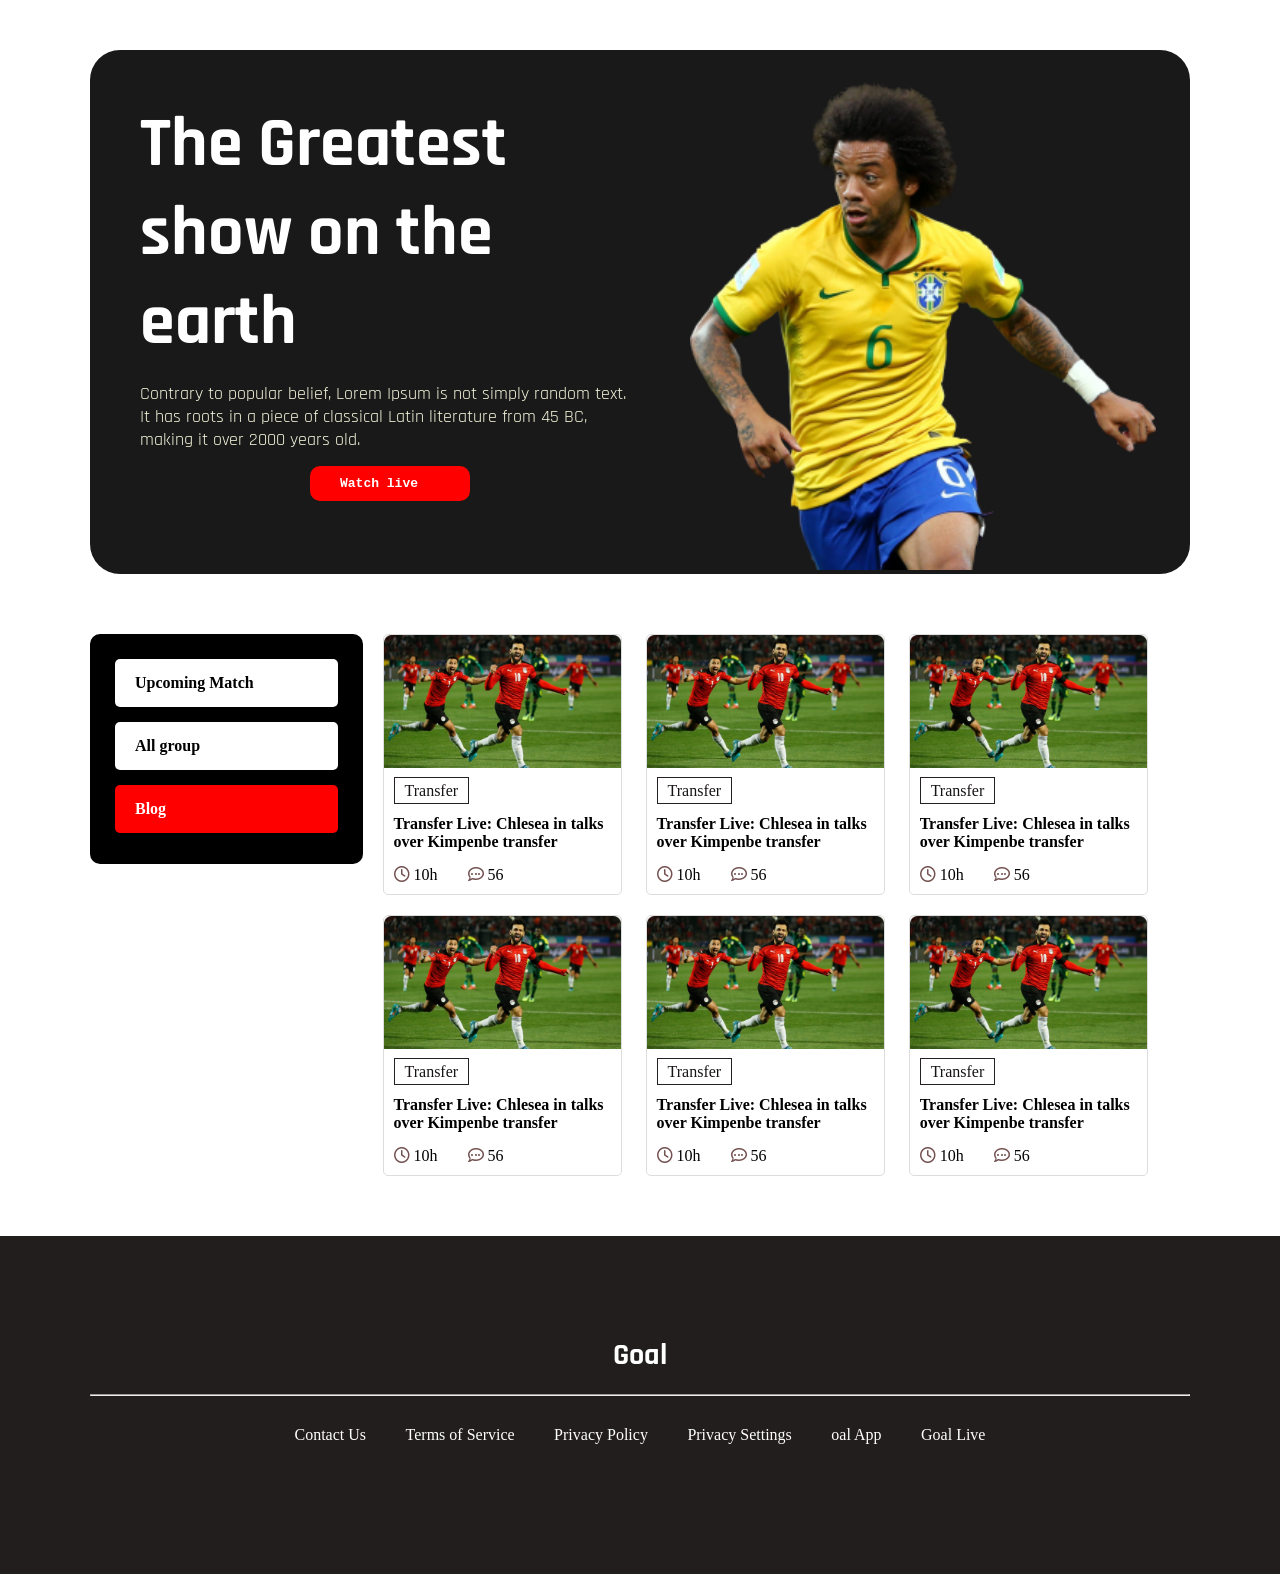
<file: index.html>
<!DOCTYPE html>
<html lang="en">

<head>
    <meta charset="UTF-8">
    <meta http-equiv="X-UA-Compatible" content="IE=edge">
    <meta name="viewport" content="width=device-width, initial-scale=1.0">
    <title>World Cup</title>
    <link rel="stylesheet" href="https://cdnjs.cloudflare.com/ajax/libs/font-awesome/6.1.1/css/all.min.css"
        integrity="sha512-KfkfwYDsLkIlwQp6LFnl8zNdLGxu9YAA1QvwINks4PhcElQSvqcyVLLD9aMhXd13uQjoXtEKNosOWaZqXgel0g=="
        crossorigin="anonymous" referrerpolicy="no-referrer" />
    <link rel="stylesheet" href="css/style.css">
    <link rel="stylesheet" href="css/responsive.css">
</head>

<body>

    <!-- Header Section -->

    <section id="header">
        <div class="container">
            <div class="left">
                <div class="tablet">
                    <h2>The Greatest show on the earth</h2>
                    <p>Contrary to popular belief, Lorem Ipsum is not simply random text. It has roots in a piece of
                        classical Latin literature from 45 BC, making it over 2000 years old.</p>
                    <a class="btn" href="#">Watch live</a>
                </div>
            </div>
            <div class="right">
                <img src="./image/Banner-Image.png" alt="Banner-Image">
            </div>
        </div>
    </section>

    <!-- Blog Section -->

    <section id="blog">
        <div class="container">
            <div class="left">
                <ul>
                    <li><a href="match.html">Upcoming Match</a></li>
                    <li><a href="#">All group</a></li>
                    <li class="active"><a href="#">Blog</a></li>
                </ul>
            </div>
            <div class="right">
                <div class="d-flex">
                    <div class="card">
                        <img style="width: 100%" src="./image/Blog-Image.png" alt="image">
                        <div class="card-content">
                            <a href="#">Transfer</a>
                            <p class="title">Transfer Live: Chlesea in talks over Kimpenbe transfer</p>
                            <div class="d-flexs">
                                <p><i class="fa-solid fa-clock"></i> 10h</p>
                                <p style="margin-left: 30px;"><i class="fa-solid fa-comment-dots"></i> 56</p>
                            </div>
                        </div>
                    </div>

                    <div class="card">
                        <img style="width: 100%" src="./image/Blog-Image.png" alt="image">
                        <div class="card-content">
                            <a href="#">Transfer</a>
                            <p class="title">Transfer Live: Chlesea in talks over Kimpenbe transfer</p>
                            <div class="d-flexs">
                                <p><i class="fa-solid fa-clock"></i> 10h</p>
                                <p style="margin-left: 30px;"><i class="fa-solid fa-comment-dots"></i> 56</p>
                            </div>
                        </div>
                    </div>

                    <div class="card">
                        <img style="width: 100%" src="./image/Blog-Image.png" alt="image">
                        <div class="card-content">
                            <a href="#">Transfer</a>
                            <p class="title">Transfer Live: Chlesea in talks over Kimpenbe transfer</p>
                            <div class="d-flexs">
                                <p><i class="fa-solid fa-clock"></i> 10h</p>
                                <p style="margin-left: 30px;"><i class="fa-solid fa-comment-dots"></i> 56</p>
                            </div>
                        </div>
                    </div>

                    <div class="card">
                        <img style="width: 100%" src="./image/Blog-Image.png" alt="image">
                        <div class="card-content">
                            <a href="#">Transfer</a>
                            <p class="title">Transfer Live: Chlesea in talks over Kimpenbe transfer</p>
                            <div class="d-flexs">
                                <p><i class="fa-solid fa-clock"></i> 10h</p>
                                <p style="margin-left: 30px;"><i class="fa-solid fa-comment-dots"></i> 56</p>
                            </div>
                        </div>
                    </div>

                    <div class="card">
                        <img style="width: 100%" src="./image/Blog-Image.png" alt="image">
                        <div class="card-content">
                            <a href="#">Transfer</a>
                            <p class="title">Transfer Live: Chlesea in talks over Kimpenbe transfer</p>
                            <div class="d-flexs">
                                <p><i class="fa-solid fa-clock"></i> 10h</p>
                                <p style="margin-left: 30px;"><i class="fa-solid fa-comment-dots"></i> 56</p>
                            </div>
                        </div>
                    </div>

                    <div class="card">
                        <img style="width: 100%" src="./image/Blog-Image.png" alt="image">
                        <div class="card-content">
                            <a href="#">Transfer</a>
                            <p class="title">Transfer Live: Chlesea in talks over Kimpenbe transfer</p>
                            <div class="d-flexs">
                                <p><i class="fa-solid fa-clock"></i> 10h</p>
                                <p style="margin-left: 30px;"><i class="fa-solid fa-comment-dots"></i> 56</p>
                            </div>
                        </div>
                    </div>
                </div>
            </div>
        </div>
    </section>

    <!-- Footer Section -->

    <section id="footer">
        <div class="container">
            <h3>Goal</h3>
            <hr>
            <ul class="d-flex">
                <li><a href="#">Contact Us</a></li>
                <li><a href="#">Terms of Service</a></li>
                <li><a href="#">Privacy Policy</a></li>
                <li><a href="#">Privacy Settings</a></li>
                <li><a href="#">oal App</a></li>
                <li><a href="#">Goal Live</a></li>
            </ul>
        </div>
    </section>
</body>

</html>
</file>
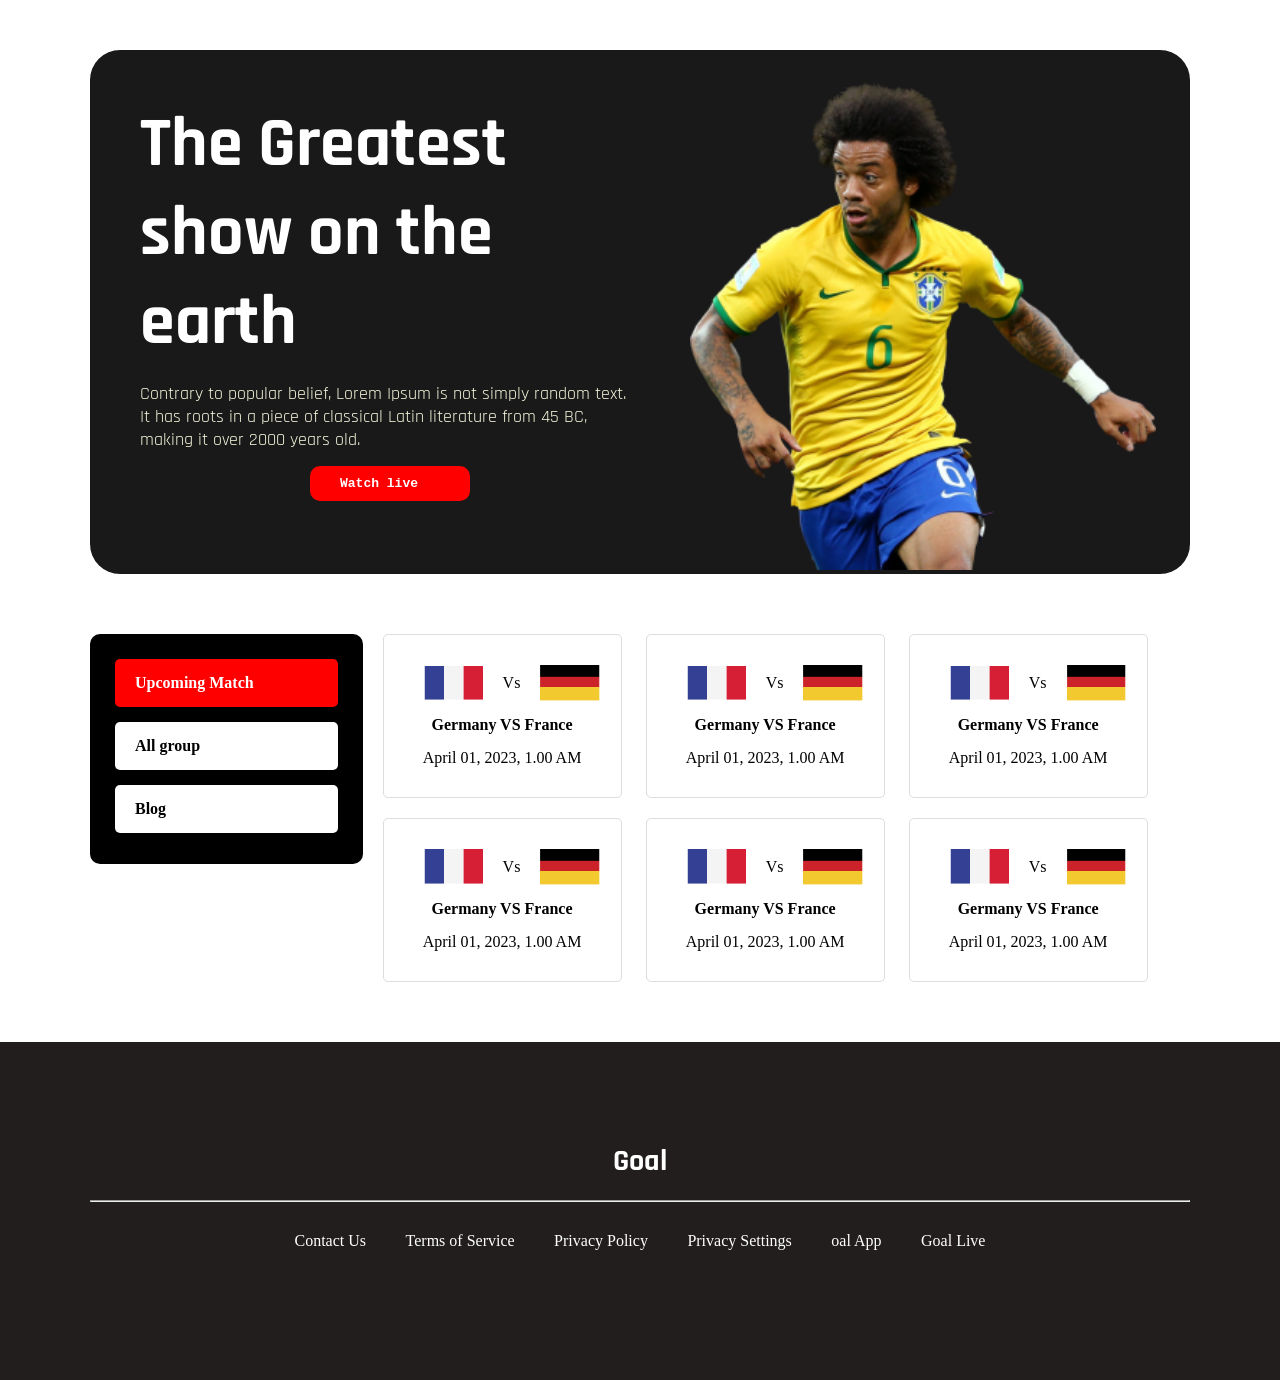
<file: match.html>
<!DOCTYPE html>
<html lang="en">

<head>
    <meta charset="UTF-8">
    <meta http-equiv="X-UA-Compatible" content="IE=edge">
    <meta name="viewport" content="width=device-width, initial-scale=1.0">
    <title>World Cup</title>
    <link rel="stylesheet" href="https://cdnjs.cloudflare.com/ajax/libs/font-awesome/6.1.1/css/all.min.css"
        integrity="sha512-KfkfwYDsLkIlwQp6LFnl8zNdLGxu9YAA1QvwINks4PhcElQSvqcyVLLD9aMhXd13uQjoXtEKNosOWaZqXgel0g=="
        crossorigin="anonymous" referrerpolicy="no-referrer" />
    <link rel="stylesheet" href="css/style.css">
    <link rel="stylesheet" href="css/responsive.css">
</head>

<body>

    <!-- Header Section -->

    <section id="header">
        <div class="container">
            <div class="left">
                <div class="tablet">
                    <h2>The Greatest show on the earth</h2>
                    <p>Contrary to popular belief, Lorem Ipsum is not simply random text. It has roots in a piece of
                        classical Latin literature from 45 BC, making it over 2000 years old.</p>
                    <a class="btn" href="#">Watch live</a>
                </div>
            </div>
            <div class="right">
                <img src="./image/Banner-Image.png" alt="Banner-Image">
            </div>
        </div>
    </section>

    <!-- Blog Section -->

    <section id="blog">
        <div class="container">
            <div class="left">
                <ul>
                    <li class="active"><a href="#">Upcoming Match</a></li>
                    <li><a href="#">All group</a></li>
                    <li><a href="index.html">Blog</a></li>
                </ul>
            </div>
            <div class="right">
                <div class="d-flex">

                    <div class="card">
                        <div style="padding: 30px 20px; text-align: center;">
                            <div style="display: flex; align-items: center">
                                <img style="padding: 0 20px;" src="./image/Flag.png" alt="">
                                <p>Vs</p>
                                <img style="padding: 0 20px;" src="./image/germany-Flag.png" alt="">
                            </div>
                            <p class="title">Germany VS France</p>
                            <p>April 01, 2023, 1.00 AM</p>
                        </div>
                    </div>

                    <div class="card">
                        <div style="padding: 30px 20px; text-align: center;">
                            <div style="display: flex; align-items: center">
                                <img style="padding: 0 20px;" src="./image/Flag.png" alt="">
                                <p>Vs</p>
                                <img style="padding: 0 20px;" src="./image/germany-Flag.png" alt="">
                            </div>
                            <p class="title">Germany VS France</p>
                            <p>April 01, 2023, 1.00 AM</p>
                        </div>
                    </div>

                    <div class="card">
                        <div style="padding: 30px 20px; text-align: center;">
                            <div style="display: flex; align-items: center">
                                <img style="padding: 0 20px;" src="./image/Flag.png" alt="">
                                <p>Vs</p>
                                <img style="padding: 0 20px;" src="./image/germany-Flag.png" alt="">
                            </div>
                            <p class="title">Germany VS France</p>
                            <p>April 01, 2023, 1.00 AM</p>
                        </div>
                    </div>

                    <div class="card">
                        <div style="padding: 30px 20px; text-align: center;">
                            <div style="display: flex; align-items: center">
                                <img style="padding: 0 20px;" src="./image/Flag.png" alt="">
                                <p>Vs</p>
                                <img style="padding: 0 20px;" src="./image/germany-Flag.png" alt="">
                            </div>
                            <p class="title">Germany VS France</p>
                            <p>April 01, 2023, 1.00 AM</p>
                        </div>
                    </div>

                    <div class="card">
                        <div style="padding: 30px 20px; text-align: center;">
                            <div style="display: flex; align-items: center">
                                <img style="padding: 0 20px;" src="./image/Flag.png" alt="">
                                <p>Vs</p>
                                <img style="padding: 0 20px;" src="./image/germany-Flag.png" alt="">
                            </div>
                            <p class="title">Germany VS France</p>
                            <p>April 01, 2023, 1.00 AM</p>
                        </div>
                    </div>

                    <div class="card">
                        <div style="padding: 30px 20px; text-align: center;">
                            <div style="display: flex; align-items: center">
                                <img style="padding: 0 20px;" src="./image/Flag.png" alt="">
                                <p>Vs</p>
                                <img style="padding: 0 20px;" src="./image/germany-Flag.png" alt="">
                            </div>
                            <p class="title">Germany VS France</p>
                            <p>April 01, 2023, 1.00 AM</p>
                        </div>
                    </div>

                    

                   
                </div>
            </div>
        </div>
    </section>

    <!-- Footer Section -->

    <section id="footer">
        <div class="container">
            <h3>Goal</h3>
            <hr>
            <ul class="d-flex">
                <li><a href="#">Contact Us</a></li>
                <li><a href="#">Terms of Service</a></li>
                <li><a href="#">Privacy Policy</a></li>
                <li><a href="#">Privacy Settings</a></li>
                <li><a href="#">oal App</a></li>
                <li><a href="#">Goal Live</a></li>
            </ul>
        </div>
    </section>
</body>

</html>
</file>
<file: css/style.css>
@import url("https://fonts.googleapis.com/css2?family=Rajdhani:wght@300;400;500;600;700&display=swap");
* {
  margin: 0;
  padding: 0;
}

#header {
  color: white;
}

#header .container {
  max-width: 1100px;
  margin: auto;
  background: rgba(0, 0, 0, 0.9);
  margin-top: 50px;
  border-radius: 30px;
  display: -webkit-box;
  display: -ms-flexbox;
  display: flex;
}

#header .left,
#header .right {
  width: 50%;
}

#header .left {
  padding: 50px;
}

#header .left h2 {
  font-family: "Rajdhani", sans-serif;
  font-size: 70px;
  font-weight: 700;
}

#header .left p {
  font-family: "Rajdhani";
  font-size: 18px;
  margin: 15px 0;
  color: beige;
}

#header .left .btn {
  background: red;
  color: white;
  padding: 10px 30px;
  border-radius: 10px;
  text-decoration: none;
  font-family: monospace;
  font-weight: 700;
  display: block;
  width: 100px;
  margin: auto;
}

#header .right {
  padding-top: 30px;
}

#header .right img {
  height: 490px;
}

#blog {
  margin: 50px;
}

#blog .container {
  max-width: 1100px;
  margin: auto;
  display: -webkit-box;
  display: -ms-flexbox;
  display: flex;
}

#blog .left {
  width: 25%;
  background: black;
  height: 230px;
  border-radius: 10px;
  margin-top: 10px;
}

#blog .left .active {
  background: red;
}

#blog .left .active a {
  color: white;
}

#blog .left ul {
  padding: 10px;
}

#blog .left ul li {
  list-style: none;
  padding: 15px 20px;
  background: white;
  color: black;
  margin: 15px;
  border-radius: 5px;
}

#blog .left ul li a {
  text-decoration: none;
  color: black;
  font-weight: 700;
}

#blog .right {
  width: 75%;
  margin-left: 10px;
}

#blog .right .d-flexs {
  display: -webkit-box;
  display: -ms-flexbox;
  display: flex;
}

#blog .right .d-flex {
  display: block;
}

#blog .right .d-flex .card {
  display: inline-block;
  max-width: 29%;
  width: 100%;
  margin: 10px;
  border: 1px solid #ddd;
  border-radius: 5px;
}

#blog .right .d-flex .card img {
  width: 30%;
}

#blog .right .d-flex .card a {
  padding: 4px 10px;
  border: 1px solid #252121;
  text-decoration: none;
  color: #181414;
}

#blog .right .d-flex .card .title {
  margin: 15px 0px;
  font-family: serif;
  font-weight: 600;
}

#blog .right .d-flex .card .card-content {
  padding: 10px;
}

#blog .right .d-flex .card .card-content i {
  font-weight: 500;
  color: #745151;
}

#footer {
  background: #221e1e;
  color: white;
  margin-top: 50px;
  padding: 100px 0;
}

#footer hr {
  margin: 20px 0;
  color: #a98f8f75 !important;
}

#footer h3 {
  font-family: "Rajdhani";
  font-size: 30px;
  text-align: center;
}

#footer .container {
  max-width: 1100px;
  margin: auto;
}

#footer .container .d-flex {
  width: 70%;
  display: -webkit-box;
  display: -ms-flexbox;
  display: flex;
  margin: 30px auto;
  -webkit-box-pack: space-evenly;
      -ms-flex-pack: space-evenly;
          justify-content: space-evenly;
}

#footer .container .d-flex li {
  list-style: none;
}

#footer .container .d-flex li a {
  text-decoration: none;
  color: white;
}
/*# sourceMappingURL=style.css.map */
</file>
<file: css/responsive.css>
/* @media (min-width: 1200px){
    
} */

@media (max-width: 992px) {
}

@media (max-width: 768px) {
  #header .container {
    max-width: 768px;
    width: 100%;
    margin-top: 0;
    display: flex;
  }
  #header .left h2 {
    font-size: 50px;
  }
  #header .right {
    padding-top: 85px;
  }
  #header .right img {
    height: 400px;
  }
  #header .left .btn {
    padding: 20px 30px;
    margin: 0;
  }
  #blog .container {
    max-width: 992px;
    display: block;
  }
  #blog .left {
    width: 100%;
    height: 97px;
  }
  #blog .left ul {
    display: flex;
  }
  #blog .left ul li {
    width: 33.33%;
  }
  #blog .right {
    width: 100%;
    margin-left: 0;
  }
  #blog .right .d-flex {
    display: block;
  }
  #blog .right .d-flex .card {
    max-width: 46% !important;
    display: inline-block;
  }
}

@media (max-width: 420px) {
  #header .container {
    max-width: 420px;
    display: block;
    margin-top: 0;
  }
  #header .left,
  #header .right {
    width: 100%;
    padding: 0;
    text-align: center;
  }

  #header .left h2 {
    font-size: 35px;
  }
  .tablet {
    padding: 40px;
    text-align: center;
  }

  #header .left .btn {
    margin: 20px auto;
  }

  #header .right img {
    height: 350px;
  }

  /* blog responsive */
  #blog .container {
    max-width: 420px;
    display: block;
  }

  #blog .left {
    width: 100%;
    height: 223px;
  }
  #blog .left ul{
    display: block;
  }
  #blog .left ul li{
    width: 77%;
  }
  #blog .right {
    width: 100%;
    margin-left: 0;
  }
  #blog .right .d-flex {
    display: block;
  }
  #blog .right .d-flex .card {
    max-width: 100%;
    margin: 20px 0;
    display: inline;
  }

  #footer .container .d-flex {
    width: 100%;
    display: block;
    text-align: center;
    margin: 0px;
  }

  #footer .container .d-flex li a {
    font-size: 22px;
  }

  #footer .container .d-flex li {
    margin: 15px 0;
  }
}
</file>
